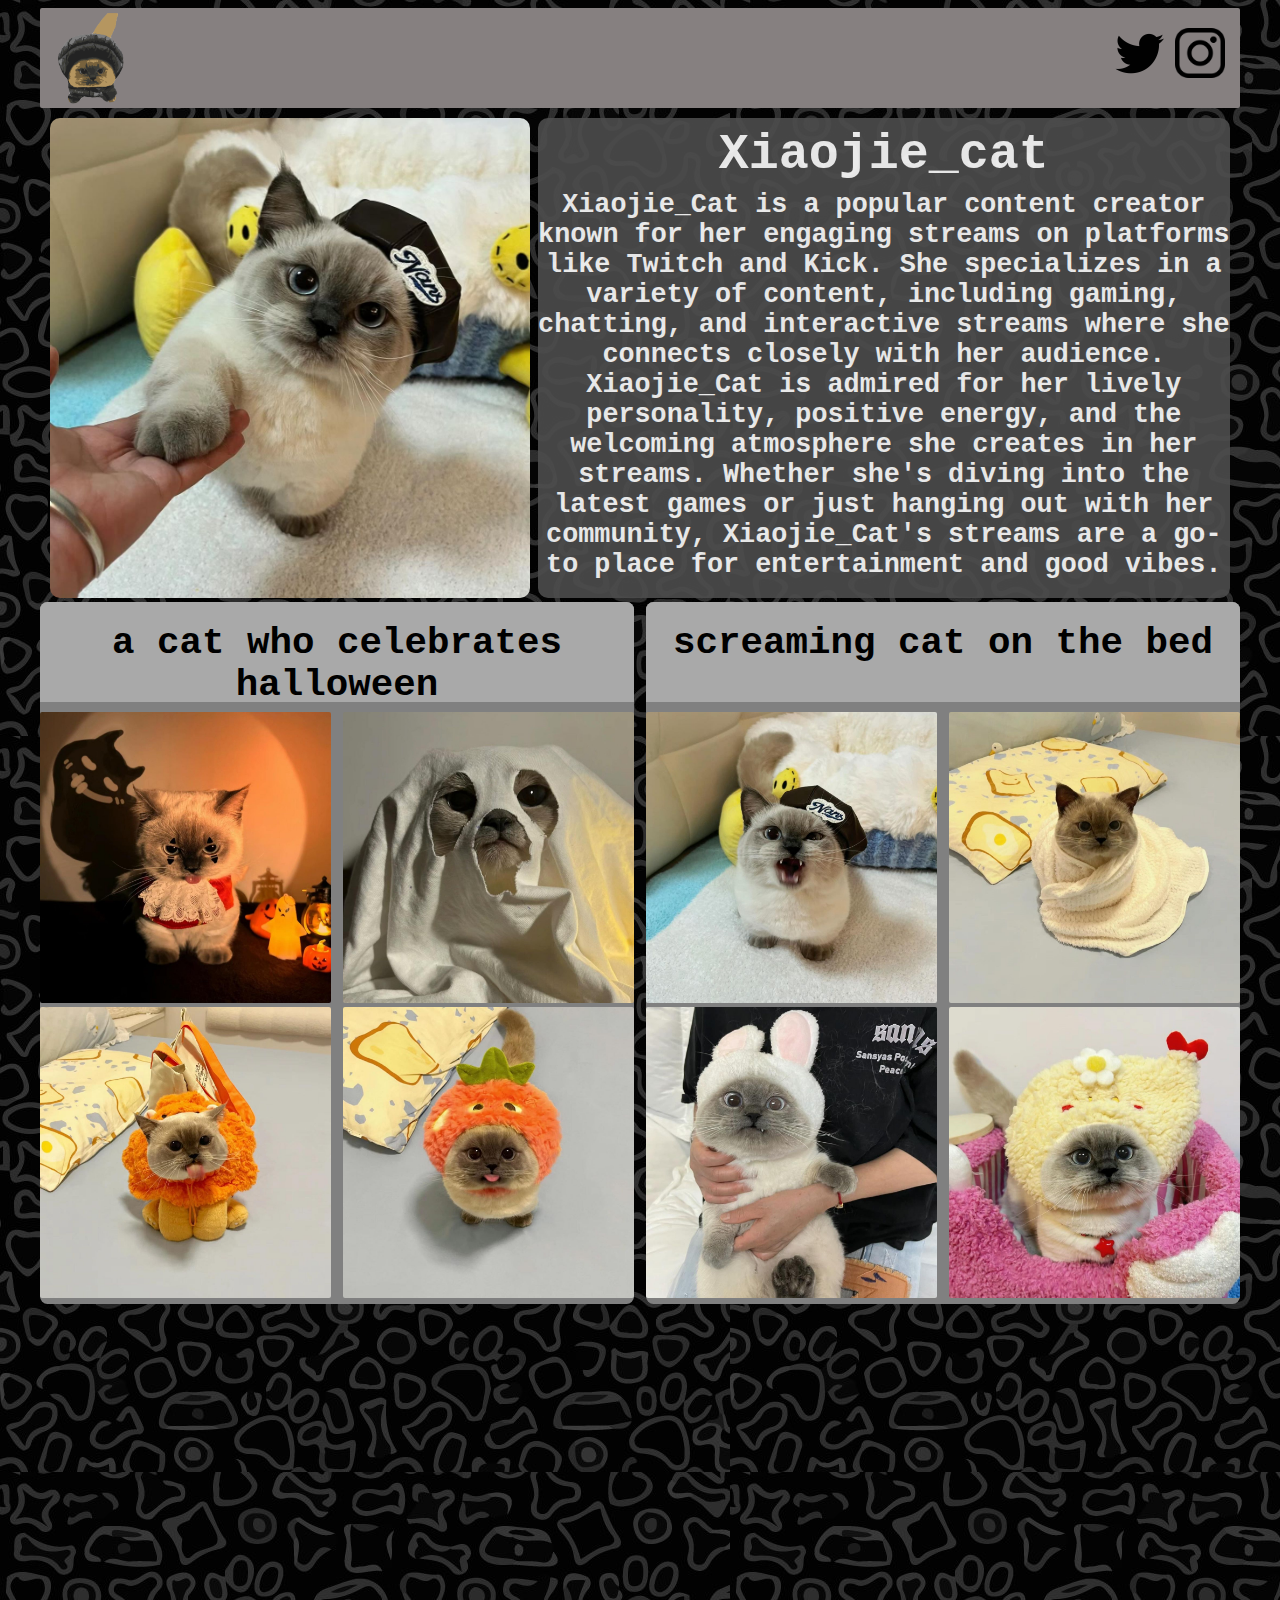
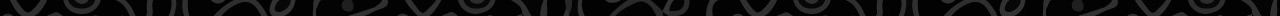
<file: index.html>
<!DOCTYPE html>
<html lang="en">
<head>
    <meta charset="UTF-8">
    <meta name="viewport" content="width=device-width, initial-scale=1.0">
    <link rel="stylesheet" type="text/css"  href="322.css">
    <title>Document</title>
</head>
<body>
<div class="house">
    <div class="panel">
        <a href="https://www.instagram.com/xiaojie_cat/"><div class="instagram">
            <img src="img/insta.png" alt="" class="insta">
        </div></a>
       <a href="https://x.com/xiaojie_cat"><div class="twitter">
        <img src="img/twitter.png" alt="" class="insta">
       </div></a> 
       <div class="icon">
        <img src="img/drip-iconF.png" alt="" class="insta2">
       </div>
    </div>
    <div class="top">

        <div class="pic1-left">
            <img src="img/xiao.jpg" alt="" class="xiao_pic1">
        </div>
        <div class="text1-right">
            <div class="zagolovok"><b><h1>Xiaojie_cat</h1></div>
                Xiaojie_Cat is a popular content creator known for her engaging streams on platforms like Twitch and Kick. 
                She specializes in a variety of content, including gaming, chatting, 
                and interactive streams where she connects closely with her audience. 
                Xiaojie_Cat is admired for her lively personality, positive energy, 
                and the welcoming atmosphere she creates in her streams. 
                Whether she's diving into the latest games or just hanging out with her community, 
                Xiaojie_Cat's streams are a go-to place for entertainment and good vibes.
        </div>
        
</div>


<div class="content">
   <div class="korobka"> 
    <div class="kube">
    <div class="zagolovok"><h2> a cat who celebrates halloween</h2></div> 
</div> 
 <div class="cube-l">
   
 <img src="img/555.jpg" alt="" class="xiao_pic">
 </div>
 <div class="cube-r3">
    <img src="img/666.jpg" alt="" class="xiao_pic">
    </div>
 <div class="cube-r">
 <img src="img/grrrrr_kitty.jpg" alt="" class="xiao_pic">
 </div>
 <div class="cube-l3">
    <img src="img/lion_kitty.jpg" alt="" class="xiao_pic">
    </div>
   </div>


   <div class="korobka1">
 <div class="kube1">
    <div class="zagolovok"> <h2>screaming cat on the bed  </h3></div>
</div>
<div class="cube-l1">
    
 <img src="img/scream.jpg" alt="" class="xiao_pic">
 </div>
 <div class="cube-r1">
 <img src="img/pillow.jpg" alt="" class="xiao_pic">
 </div>
 <div class="cube-l2">
    <img src="img/pick.jpg" alt="" class="xiao_pic">
    </div>
 
 <div class="cube-r2">
    <img src="img/chiken.jpg" alt="" class="xiao_pic">
    </div>
 
  </div>
</div>
    



</div> 

</div>  
</body>
</html>
</file>
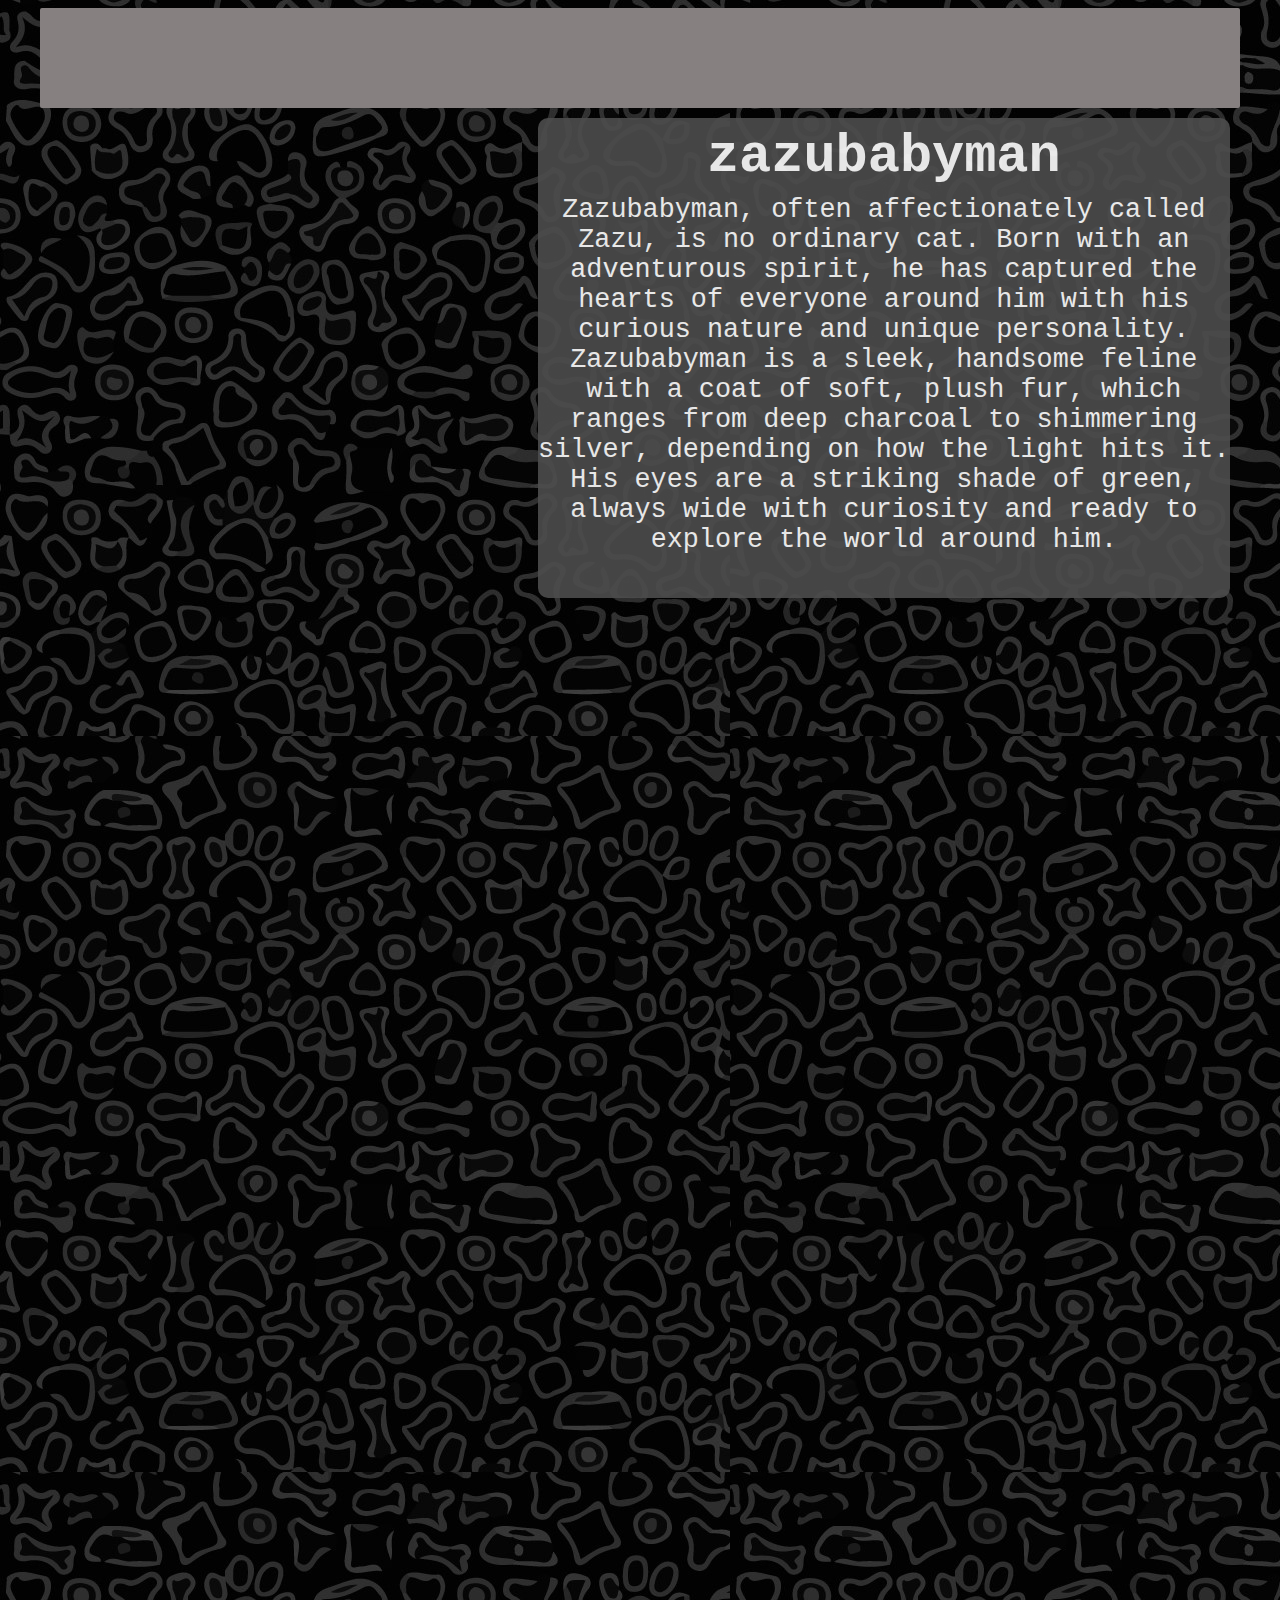
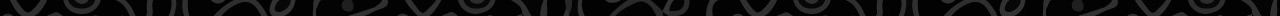
<file: frtivity.html>
<!DOCTYPE html>
<html lang="en">
<head>
    <meta charset="UTF-8">
    <meta name="viewport" content="width=device-width, initial-scale=1.0">
    <link rel="stylesheet" type="text/css"  href="322.css">
    <title>Document</title>
</head>
<body>
<div class="house">
    <div class="panel">
    </div>
    <div class="top">
        <div class="pic1-left">
     
        </div>
        <div class="text1-right">
            <h1>zazubabyman</h1>
            <p>Zazubabyman, often affectionately called Zazu, is no ordinary cat. 
                Born with an adventurous spirit, he has captured the hearts of everyone around him with his curious nature and unique personality. 
                Zazubabyman is a sleek, handsome feline with a coat of soft, plush fur, which ranges from deep charcoal to shimmering silver, depending on how the light hits it. 
                His eyes are a striking shade of green, always wide with curiosity and ready to explore the world around him.</p>
        </div>
        
</div>
    <div class="content">
    <!--space1 -->
</div>  <!--content -->
</div>  <!--house -->
</body>
</html>
</file>
<file: 322.css>
* {
    transition: 1s;

}
body {
background-image: url(img/background.jpg);
}
.house {
   width: 1200px;
   height: 1600px; 
   margin:auto;
}
.vvv {
    color: rgba(240, 248, 255, 0);
}
.instagram {
   
    height: 50px;
    width: 50px;
    float: right;
    margin-right: 15px;
    margin-top: 20px;
}
.insta {
    max-width: 100%;
    border-radius: 10px;
}
.insta2 {
    max-width: 100%;
    border-radius: 10px;
    margin-top: 5px;
    
}
.icon {
    height: 100px;
    width: 100px;
    
    margin-top: 0px;
    margin-left: 0px;
}
.twitter {
    height: 50px;
    width: 50px;
    float: right;
    margin-right: 10px;
    margin-top: 20px;
    
}
.panel {
    height: 100px;
    width: 100%;
    background-color: rgb(134, 128, 128);
    border-radius: 2px;
}
.top {
    width: 100%;
    height: 480px;
    padding-bottom: 7px;
}
.pic1-left {
   float:left;
   width: 40%;
   height: 100%;
   margin-left: 10px;
   margin-top: 10px;
   border-radius: 10px;
   
}
.zagolovok {
    font-size: 25px;
    text-align: center;
    font-family:  monospace;
}
.text1-right {
    width: 57.7%;
    height: 100%;
    float:right;
    background-color:  rgb(77, 77, 77);
    margin-right: 10px;
    margin-top: 10px;
    border-radius: 10px;
    text-align: center;
    color:rgb(255, 255, 255);
    font-size: 26.8px;
    font-family: monospace;
    opacity: 0.9;
}

.content {
    width: 100%;
    height: 700px;
    padding-top: 7px;
}
.cube-l {
    width: 49%;
    float: left;
}
.cube-l1 {
    width: 49%;
    float:left;
}
.cube-l2 {
    width: 49%;
    float:left;
}
.cube-l3 {
    width: 49%;
    float:left;
}

.cube-r {
    width: 49%;
    float: right;
}
.cube-r1 {
    width: 49%;
    float: right; 
}
.cube-r2 {
    width: 49%;
    float:right; 
}
.cube-r3 {
    width: 49%;
    float:right; 
}
   

.xiao_pic {
    border-radius: 2px;
    max-width: 100%;
}
.xiao_pic1 {
    
    max-width: 100%;
    border-radius: 10px;
}


.image  {
    max-width: 100%;
}


.kube {
    height: 100px;
    width: 100%;
    background-color: darkgray;
    margin-top: 0px; 
    float:left;
    margin-bottom: 10px;
    border-radius: 7.5px 7.5px 0 0;
}
.kube1 {
    height: 100px;
    width: 100%;
    background-color: darkgray;
    margin-top: 0px; 
    float: right;
    margin-bottom: 10px;
    border-radius: 7.5px 7.5px 0 0;
}
h1 {
    line-height: 0.1em;
}
h2 {
    margin-top: 20px;
}

.korobka {
    background-color: gray;
    height: 702px;
    width: 49.5%;
    float:left;
    border-radius: 7.5px;
}
.korobka1 {
    background-color: gray;
    height: 702px;
    width: 49.5%;
    float: right;
    border-radius: 7.5px;
}




@media (max-width: 979px) {
    .house {
        width: 965px;
        height: 1600px; 
        margin:auto;
     }
     .pic1-left {
        float:left;
        width: 50%;
        height: 100%;
        margin-left: 0px;
        margin-top: 10px;
        border-radius: 10px;
        
     }
    
    .text1-right {
        width: 48.5%;
        font-size: 21.65px;
    }
    .korobka {
        background-color: gray;
        width: 49.5%;
        margin-top: 10px;
        height: 590px;
        float:left;
        border-radius: 7.5px;
    }
    .korobka1 {
        background-color: gray;
        height: 590px;
        width: 49.5%;
        float: right;
        margin-top: 10px;
        border-radius: 7.5px;
    }
    

    }
 

    @media (max-width: 767px) {
        .house {
            width: 740px;
            height: 1600px; 
            
            margin:auto;
            
         }
         .pic1-left {
            float:left;
            height: 66%;
            margin-left: 0px;
            margin-top: 10px;
            border-radius: 10px;
            
         }
        .top {
            height: 380px;
        }
        .text1-right {
            width: 47.9%;
            height: 370px;
            font-size: 17px;
            float: right;
        }
        .zagolovok {
            font-size: 15px;
        }
        .korobka {
            background-color: gray;
            height: 480px;
            width: 49.5%;
            float:left;
            border-radius: 7.5px;
        }
        .korobka1 {
            background-color: gray;
            height: 480px;
            width: 49.5%;
            float: right;
            border-radius: 7.5px;
        }
    
         
     
        }
       



    
    @media (max-width: 480px) {

        .house {
            width: 465px;
            height: 1600px; 
            
            margin:auto;
            
         }
         .pic1-left {
            float:left;
            height: 100%;
            margin-left: 0px;
            margin-top: 10px;
            border-radius: 10px;
            width: 100%;
         }
        
        .text1-right {
            width: 100%;
            height: 300px;
            font-size: 17.5px;
            float: left;
        }
        .top {
            height: 460px;
        }
        .zagolovok {
            font-size: 15px;
        }
        .korobka {
            background-color: gray;
            height: 578px;
            width: 100%;
            float:left;
            border-radius: 7.5px;
            margin-top: 10px;
        }
        .korobka1 {
            margin-top: 10px;
            background-color: gray;
            height: 578px;
            width: 100%;
            float: right;
            border-radius: 7.5px;
        }
        .kube {
            height: 100px;
            width: 100%;
            background-color: rgb(134, 128, 128);
            margin-top: 0px; 
            float:left;
            margin-bottom: 10px;
            border-radius: 7.5px 7.5px 0 0;
        }
        .kube1 {
            height: 100px;
            width: 100%;
            background-color: rgb(134, 128, 128);
            margin-top: 0px; 
            float: right;
            margin-bottom: 10px;
            border-radius: 7.5px 7.5px 0 0;
        }
         
     

    }
</file>
